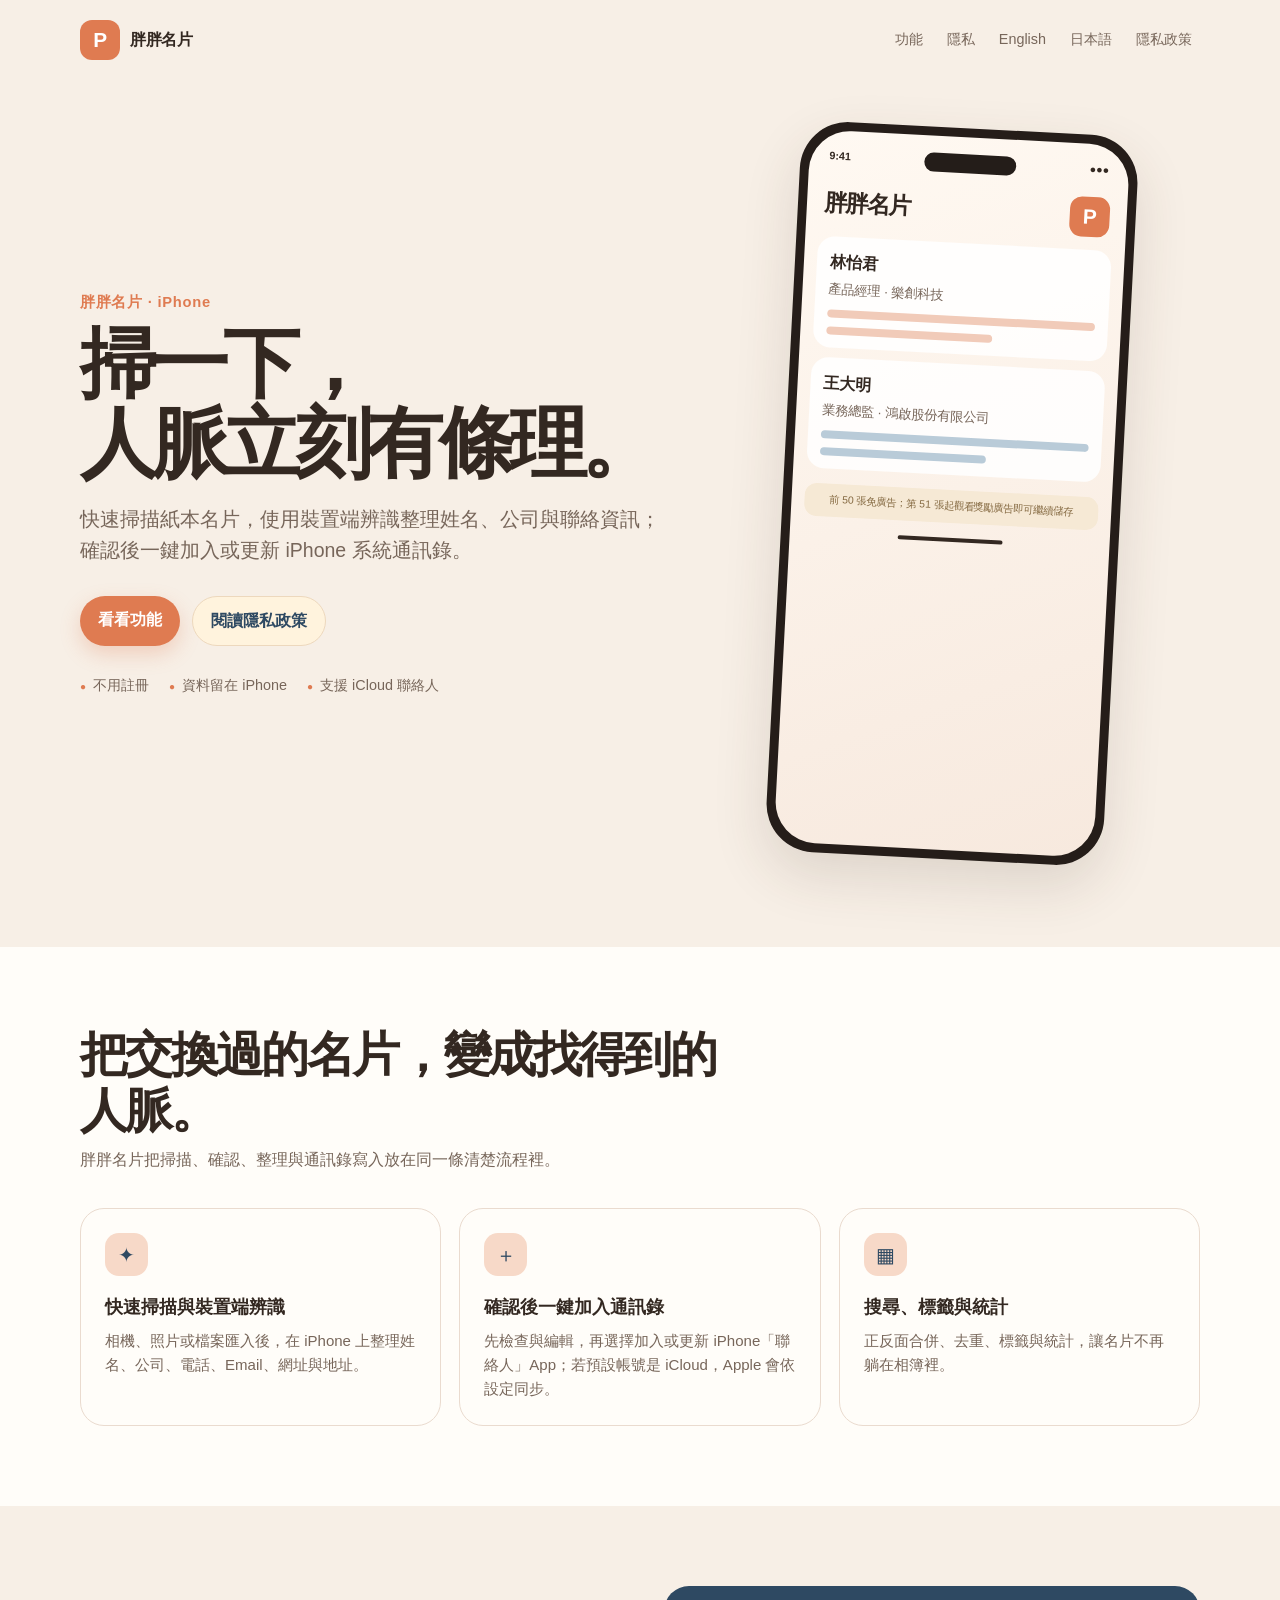
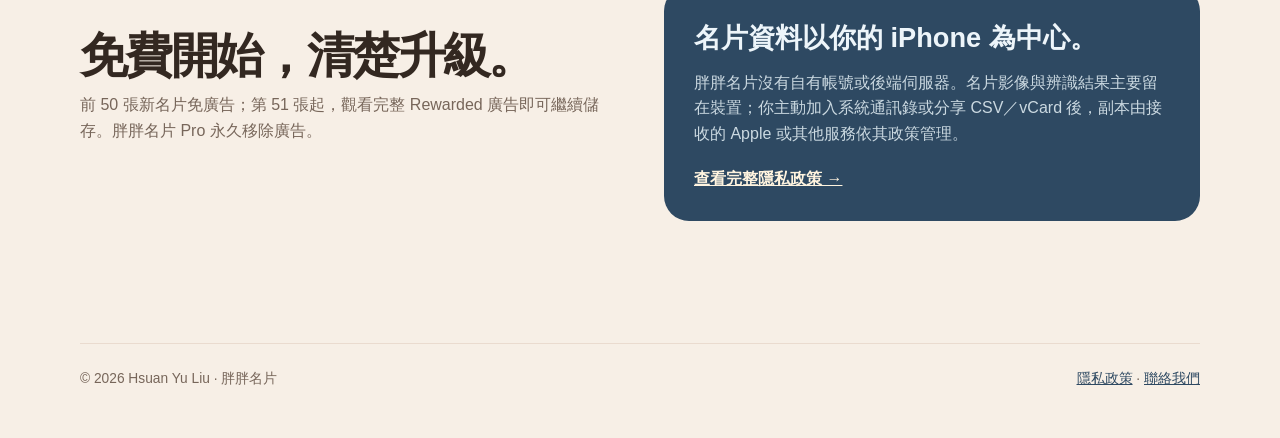
<file: marketing.html>
<!doctype html><html lang="zh-Hant"><head><meta charset="utf-8"><meta name="viewport" content="width=device-width, initial-scale=1"><meta name="description" content="胖胖名片：快速掃描名片、裝置端辨識，確認後一鍵加入 iPhone 系統通訊錄。"><title>胖胖名片｜快速整理重要人脈</title><link rel="canonical" href="https://lovesnoopyworld.github.io/MochiMochiCard_Privacy/marketing.html"><link rel="stylesheet" href="marketing.css"></head><body><header class="site-header wrap"><div class="topbar"><a class="brand" href="marketing.html"><span class="mark">P</span>胖胖名片</a><nav class="nav" aria-label="頁面導覽"><a href="#features">功能</a><a href="#privacy">隱私</a><a href="marketing_en.html">English</a><a href="marketing_jp.html">日本語</a><a href="index.html">隱私政策</a></nav></div></header><main><section class="hero"><div class="wrap hero-grid"><div class="hero-copy"><div class="eyebrow">胖胖名片 · iPhone</div><h1>掃一下，<br>人脈立刻有條理。</h1><p class="lead">快速掃描紙本名片，使用裝置端辨識整理姓名、公司與聯絡資訊；確認後一鍵加入或更新 iPhone 系統通訊錄。</p><div class="actions"><a class="button primary" href="#features">看看功能</a><a class="button secondary" href="index.html">閱讀隱私政策</a></div><div class="promise"><span>不用註冊</span><span>資料留在 iPhone</span><span>支援 iCloud 聯絡人</span></div></div><div class="phone" aria-label="胖胖名片名片列表示意"><div class="screen"><div class="status"><span>9:41</span><span class="island"></span><span>●●●</span></div><div class="phone-head"><strong>胖胖名片</strong><span class="mark">P</span></div><div class="phone-card"><b>林怡君</b><small>產品經理 · 樂創科技</small><div class="line"></div><div class="line short"></div></div><div class="phone-card"><b>王大明</b><small>業務總監 · 鴻啟股份有限公司</small><div class="line blue"></div><div class="line short blue"></div></div><div class="phone-note">前 50 張免廣告；第 51 張起觀看獎勵廣告即可繼續儲存</div><div class="home"></div></div></div></div></section><section id="features" class="band white"><div class="wrap"><div class="heading"><h2>把交換過的名片，變成找得到的人脈。</h2><p>胖胖名片把掃描、確認、整理與通訊錄寫入放在同一條清楚流程裡。</p></div><div class="grid"><article class="feature"><div class="icon">✦</div><h3>快速掃描與裝置端辨識</h3><p>相機、照片或檔案匯入後，在 iPhone 上整理姓名、公司、電話、Email、網址與地址。</p></article><article class="feature"><div class="icon">＋</div><h3>確認後一鍵加入通訊錄</h3><p>先檢查與編輯，再選擇加入或更新 iPhone「聯絡人」App；若預設帳號是 iCloud，Apple 會依設定同步。</p></article><article class="feature"><div class="icon">▦</div><h3>搜尋、標籤與統計</h3><p>正反面合併、去重、標籤與統計，讓名片不再躺在相簿裡。</p></article></div></div></section><section class="band"><div class="wrap detail"><div><div class="heading"><h2>免費開始，清楚升級。</h2><p>前 50 張新名片免廣告；第 51 張起，觀看完整 Rewarded 廣告即可繼續儲存。胖胖名片 Pro 永久移除廣告。</p></div></div><aside id="privacy" class="privacy"><h2>名片資料以你的 iPhone 為中心。</h2><p>胖胖名片沒有自有帳號或後端伺服器。名片影像與辨識結果主要留在裝置；你主動加入系統通訊錄或分享 CSV／vCard 後，副本由接收的 Apple 或其他服務依其政策管理。</p><a href="index.html">查看完整隱私政策 →</a></aside></div></section></main><footer class="wrap"><div class="footer-line"><span>© 2026 Hsuan Yu Liu · 胖胖名片</span><span><a href="index.html">隱私政策</a> · <a href="mailto:lovesnoopy.world@gmail.com">聯絡我們</a></span></div></footer></body></html>
</file>
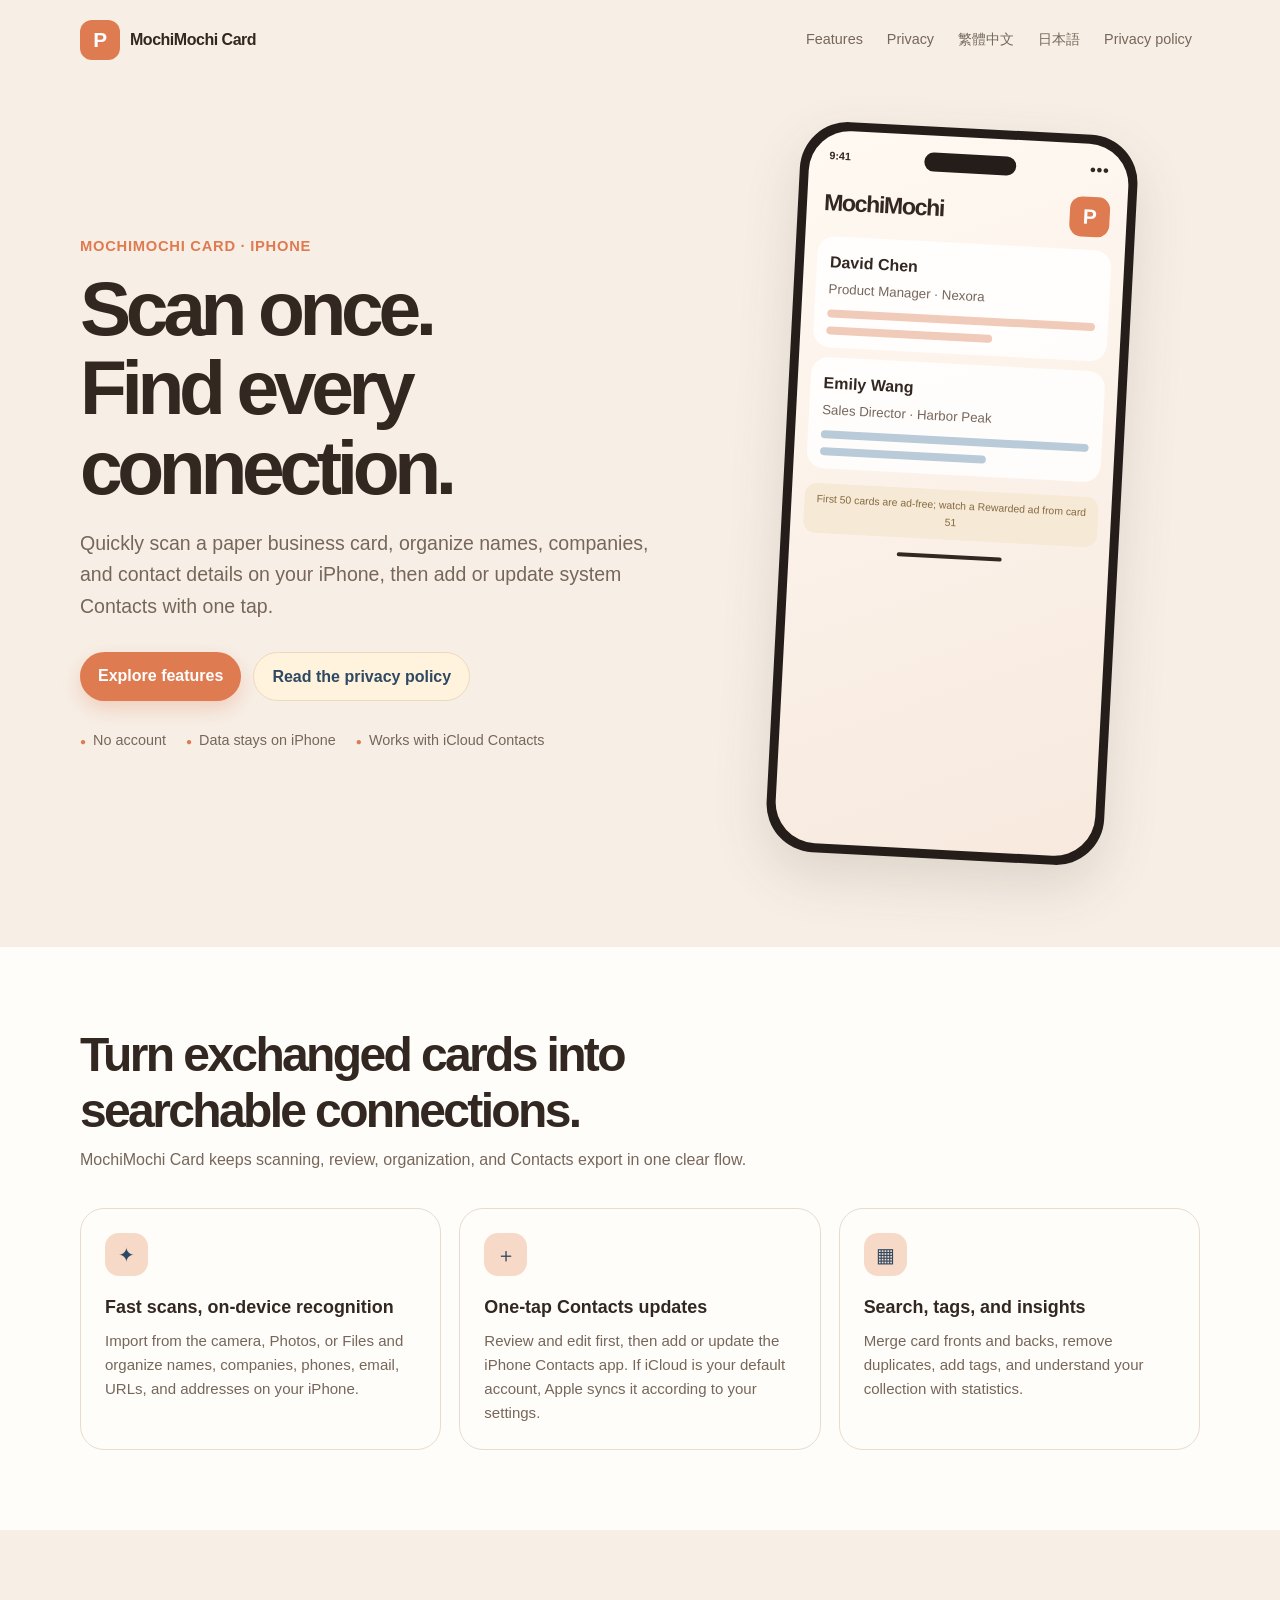
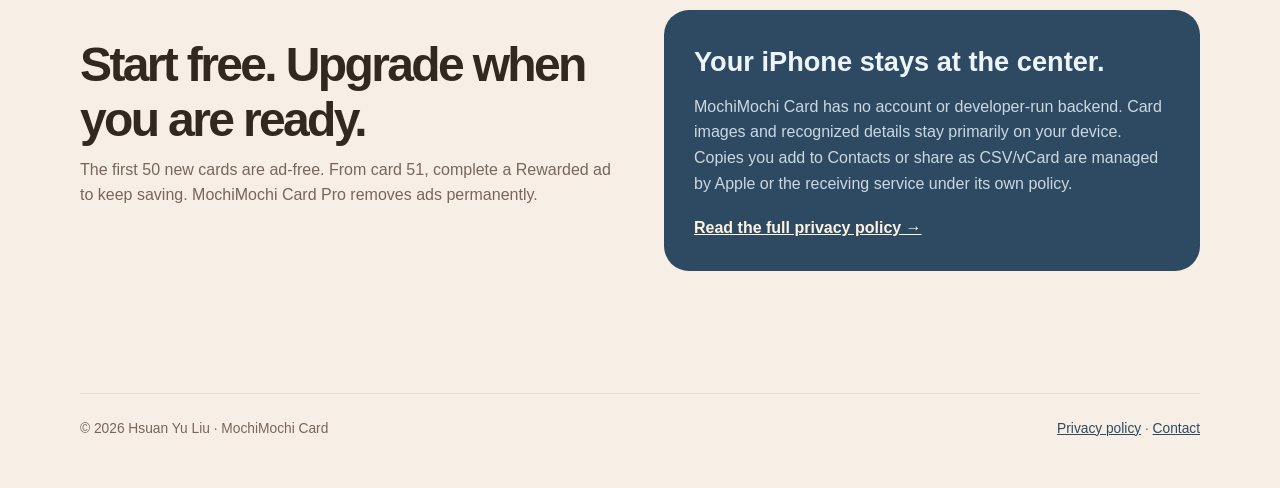
<file: marketing_en.html>
<!doctype html><html lang="en"><head><meta charset="utf-8"><meta name="viewport" content="width=device-width, initial-scale=1"><meta name="description" content="MochiMochi Card quickly scans business cards, recognizes details on your iPhone, and adds them to system Contacts."><title>MochiMochi Card | Put every connection in order</title><link rel="canonical" href="https://lovesnoopyworld.github.io/MochiMochiCard_Privacy/marketing_en.html"><link rel="stylesheet" href="marketing.css"></head><body><header class="site-header wrap"><div class="topbar"><a class="brand" href="marketing_en.html"><span class="mark">P</span>MochiMochi Card</a><nav class="nav" aria-label="Page navigation"><a href="#features">Features</a><a href="#privacy">Privacy</a><a href="marketing.html">繁體中文</a><a href="marketing_jp.html">日本語</a><a href="index_en.html">Privacy policy</a></nav></div></header><main><section class="hero"><div class="wrap hero-grid"><div class="hero-copy"><div class="eyebrow">MOCHIMOCHI CARD · IPHONE</div><h1>Scan once.<br>Find every connection.</h1><p class="lead">Quickly scan a paper business card, organize names, companies, and contact details on your iPhone, then add or update system Contacts with one tap.</p><div class="actions"><a class="button primary" href="#features">Explore features</a><a class="button secondary" href="index_en.html">Read the privacy policy</a></div><div class="promise"><span>No account</span><span>Data stays on iPhone</span><span>Works with iCloud Contacts</span></div></div><div class="phone" aria-label="MochiMochi Card contact list example"><div class="screen"><div class="status"><span>9:41</span><span class="island"></span><span>●●●</span></div><div class="phone-head"><strong>MochiMochi</strong><span class="mark">P</span></div><div class="phone-card"><b>David Chen</b><small>Product Manager · Nexora</small><div class="line"></div><div class="line short"></div></div><div class="phone-card"><b>Emily Wang</b><small>Sales Director · Harbor Peak</small><div class="line blue"></div><div class="line short blue"></div></div><div class="phone-note">First 50 cards are ad-free; watch a Rewarded ad from card 51</div><div class="home"></div></div></div></div></section><section id="features" class="band white"><div class="wrap"><div class="heading"><h2>Turn exchanged cards into searchable connections.</h2><p>MochiMochi Card keeps scanning, review, organization, and Contacts export in one clear flow.</p></div><div class="grid"><article class="feature"><div class="icon">✦</div><h3>Fast scans, on-device recognition</h3><p>Import from the camera, Photos, or Files and organize names, companies, phones, email, URLs, and addresses on your iPhone.</p></article><article class="feature"><div class="icon">＋</div><h3>One-tap Contacts updates</h3><p>Review and edit first, then add or update the iPhone Contacts app. If iCloud is your default account, Apple syncs it according to your settings.</p></article><article class="feature"><div class="icon">▦</div><h3>Search, tags, and insights</h3><p>Merge card fronts and backs, remove duplicates, add tags, and understand your collection with statistics.</p></article></div></div></section><section class="band"><div class="wrap detail"><div><div class="heading"><h2>Start free. Upgrade when you are ready.</h2><p>The first 50 new cards are ad-free. From card 51, complete a Rewarded ad to keep saving. MochiMochi Card Pro removes ads permanently.</p></div></div><aside id="privacy" class="privacy"><h2>Your iPhone stays at the center.</h2><p>MochiMochi Card has no account or developer-run backend. Card images and recognized details stay primarily on your device. Copies you add to Contacts or share as CSV/vCard are managed by Apple or the receiving service under its own policy.</p><a href="index_en.html">Read the full privacy policy →</a></aside></div></section></main><footer class="wrap"><div class="footer-line"><span>© 2026 Hsuan Yu Liu · MochiMochi Card</span><span><a href="index_en.html">Privacy policy</a> · <a href="mailto:lovesnoopy.world@gmail.com">Contact</a></span></div></footer></body></html>
</file>
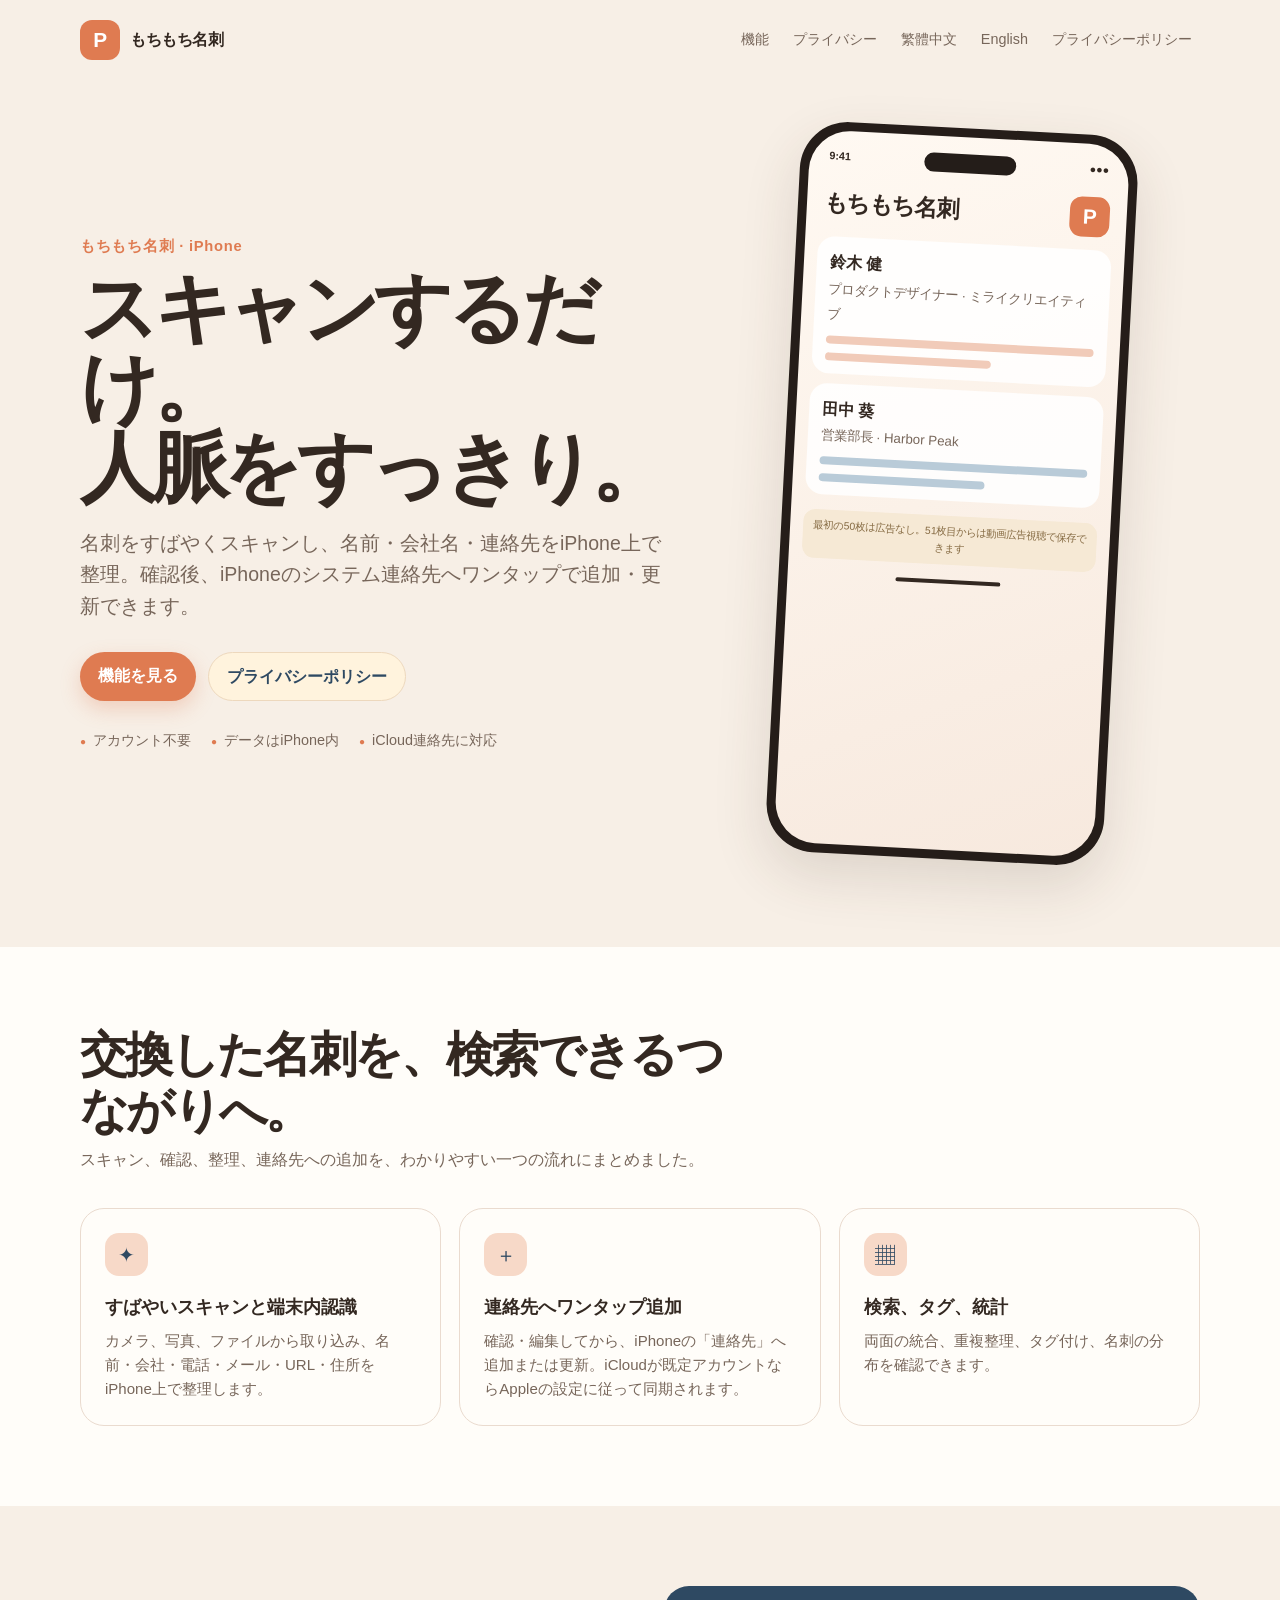
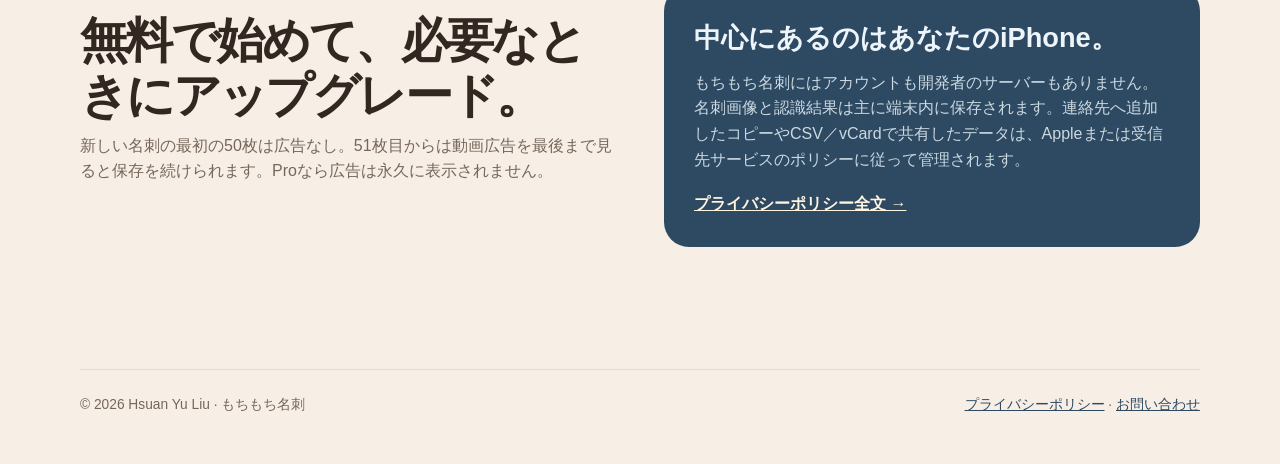
<file: marketing_jp.html>
<!doctype html><html lang="ja"><head><meta charset="utf-8"><meta name="viewport" content="width=device-width, initial-scale=1"><meta name="description" content="もちもち名刺は名刺をすばやくスキャンし、iPhone上で整理して連絡先に追加できます。"><title>もちもち名刺｜大切なつながりをすっきり整理</title><link rel="canonical" href="https://lovesnoopyworld.github.io/MochiMochiCard_Privacy/marketing_jp.html"><link rel="stylesheet" href="marketing.css"></head><body><header class="site-header wrap"><div class="topbar"><a class="brand" href="marketing_jp.html"><span class="mark">P</span>もちもち名刺</a><nav class="nav" aria-label="ページナビゲーション"><a href="#features">機能</a><a href="#privacy">プライバシー</a><a href="marketing.html">繁體中文</a><a href="marketing_en.html">English</a><a href="index_jp.html">プライバシーポリシー</a></nav></div></header><main><section class="hero"><div class="wrap hero-grid"><div class="hero-copy"><div class="eyebrow">もちもち名刺 · iPhone</div><h1>スキャンするだけ。<br>人脈をすっきり。</h1><p class="lead">名刺をすばやくスキャンし、名前・会社名・連絡先をiPhone上で整理。確認後、iPhoneのシステム連絡先へワンタップで追加・更新できます。</p><div class="actions"><a class="button primary" href="#features">機能を見る</a><a class="button secondary" href="index_jp.html">プライバシーポリシー</a></div><div class="promise"><span>アカウント不要</span><span>データはiPhone内</span><span>iCloud連絡先に対応</span></div></div><div class="phone" aria-label="もちもち名刺の連絡先リスト例"><div class="screen"><div class="status"><span>9:41</span><span class="island"></span><span>●●●</span></div><div class="phone-head"><strong>もちもち名刺</strong><span class="mark">P</span></div><div class="phone-card"><b>鈴木 健</b><small>プロダクトデザイナー · ミライクリエイティブ</small><div class="line"></div><div class="line short"></div></div><div class="phone-card"><b>田中 葵</b><small>営業部長 · Harbor Peak</small><div class="line blue"></div><div class="line short blue"></div></div><div class="phone-note">最初の50枚は広告なし。51枚目からは動画広告視聴で保存できます</div><div class="home"></div></div></div></div></section><section id="features" class="band white"><div class="wrap"><div class="heading"><h2>交換した名刺を、検索できるつながりへ。</h2><p>スキャン、確認、整理、連絡先への追加を、わかりやすい一つの流れにまとめました。</p></div><div class="grid"><article class="feature"><div class="icon">✦</div><h3>すばやいスキャンと端末内認識</h3><p>カメラ、写真、ファイルから取り込み、名前・会社・電話・メール・URL・住所をiPhone上で整理します。</p></article><article class="feature"><div class="icon">＋</div><h3>連絡先へワンタップ追加</h3><p>確認・編集してから、iPhoneの「連絡先」へ追加または更新。iCloudが既定アカウントならAppleの設定に従って同期されます。</p></article><article class="feature"><div class="icon">▦</div><h3>検索、タグ、統計</h3><p>両面の統合、重複整理、タグ付け、名刺の分布を確認できます。</p></article></div></div></section><section class="band"><div class="wrap detail"><div><div class="heading"><h2>無料で始めて、必要なときにアップグレード。</h2><p>新しい名刺の最初の50枚は広告なし。51枚目からは動画広告を最後まで見ると保存を続けられます。Proなら広告は永久に表示されません。</p></div></div><aside id="privacy" class="privacy"><h2>中心にあるのはあなたのiPhone。</h2><p>もちもち名刺にはアカウントも開発者のサーバーもありません。名刺画像と認識結果は主に端末内に保存されます。連絡先へ追加したコピーやCSV／vCardで共有したデータは、Appleまたは受信先サービスのポリシーに従って管理されます。</p><a href="index_jp.html">プライバシーポリシー全文 →</a></aside></div></section></main><footer class="wrap"><div class="footer-line"><span>© 2026 Hsuan Yu Liu · もちもち名刺</span><span><a href="index_jp.html">プライバシーポリシー</a> · <a href="mailto:lovesnoopy.world@gmail.com">お問い合わせ</a></span></div></footer></body></html>
</file>
<file: marketing.css>
:root{color-scheme:light;--paper:#f7efe6;--card:#fffdf9;--ink:#332821;--muted:#77665a;--line:#eadbcf;--coral:#df7b51;--pale:#f7d9c8;--cream:#fff3dd;--navy:#2e4962;--shadow:0 22px 55px rgb(73 48 34 / 14%)}
*{box-sizing:border-box}html{scroll-behavior:smooth}body{margin:0;background:var(--paper);color:var(--ink);font-family:-apple-system,BlinkMacSystemFont,"PingFang TC","Hiragino Sans","Segoe UI",sans-serif;line-height:1.6}a{color:inherit}.wrap{width:min(1120px,calc(100% - 40px));margin:auto}.site-header{padding:20px 0 0}.topbar{display:flex;justify-content:space-between;align-items:center;gap:20px}.brand{display:inline-flex;align-items:center;gap:10px;font-weight:750;text-decoration:none;letter-spacing:-.03em}.mark{width:40px;height:40px;display:grid;place-items:center;border-radius:12px;background:var(--coral);color:#fff;font-weight:800;font-size:1.3rem}.nav{display:flex;flex-wrap:wrap;justify-content:flex-end;gap:8px}.nav a{color:var(--muted);font-size:.9rem;text-decoration:none;padding:5px 8px}.hero{padding:68px 0 88px}.hero-grid{display:grid;grid-template-columns:1.08fr .92fr;gap:40px;align-items:center}.eyebrow{color:var(--coral);font-size:.92rem;font-weight:720;letter-spacing:.05em}.hero h1{margin:10px 0 20px;font-size:clamp(2.55rem,6vw,5.2rem);line-height:1.04;letter-spacing:-.07em}.lead{max-width:39rem;margin:0;color:var(--muted);font-size:clamp(1.05rem,2vw,1.22rem)}.actions{display:flex;flex-wrap:wrap;gap:12px;margin-top:30px}.button{display:inline-block;padding:11px 18px;border-radius:999px;text-decoration:none;font-weight:680}.primary{color:#fff;background:var(--coral);box-shadow:0 8px 20px rgb(223 123 81 / 28%)}.secondary{color:var(--navy);background:var(--cream);border:1px solid #edd8bd}.promise{display:flex;flex-wrap:wrap;gap:9px 20px;margin-top:28px;color:var(--muted);font-size:.9rem}.promise span:before{content:"●";color:var(--coral);margin-right:7px;font-size:.7em}.phone{width:min(100%,338px);aspect-ratio:390/844;margin:auto;padding:9px;border-radius:48px;background:#251d19;box-shadow:var(--shadow);transform:rotate(3deg)}.screen{height:100%;overflow:hidden;border-radius:41px;background:linear-gradient(158deg,#fff9f2,#f7e9de)}.status{display:flex;justify-content:space-between;padding:17px 20px 9px;font-size:.67rem;font-weight:720}.island{width:92px;height:19px;border-radius:999px;background:#241d19}.phone-head{display:flex;align-items:center;justify-content:space-between;padding:8px 17px 13px}.phone-head strong{font-size:1.45rem;letter-spacing:-.06em}.phone-card{margin:0 13px 10px;padding:13px;border-radius:17px;background:rgb(255 255 255 / 88%)}.phone-card b{display:block;font-size:1rem}.phone-card small{color:var(--muted)}.phone-card .line{height:8px;margin-top:9px;border-radius:6px;background:#f1cbb9}.phone-card .line.short{width:62%}.phone-card .line.blue{background:#b9cbd8}.phone-note{margin:15px 13px;padding:8px;border-radius:12px;background:#f6e9d5;color:#856a42;font-size:.65rem;text-align:center}.home{width:105px;height:4px;margin:14px auto;border-radius:99px;background:#332821}.band{padding:80px 0}.white{background:var(--card)}.heading{max-width:42rem;margin-bottom:36px}.heading h2{margin:0 0 9px;font-size:clamp(2rem,4vw,3rem);line-height:1.15;letter-spacing:-.055em}.heading p{margin:0;color:var(--muted)}.grid{display:grid;grid-template-columns:repeat(3,1fr);gap:18px}.feature{min-height:215px;padding:24px;border:1px solid var(--line);border-radius:24px;background:var(--card)}.icon{width:43px;height:43px;display:grid;place-items:center;margin-bottom:17px;border-radius:14px;background:var(--pale);color:var(--navy);font-size:1.25rem}.feature h3{margin:0 0 7px;font-size:1.12rem}.feature p{margin:0;color:var(--muted);font-size:.94rem}.detail{display:grid;grid-template-columns:1fr 1fr;gap:48px;align-items:center}.privacy{padding:30px;border-radius:25px;background:var(--navy);color:#edf5fa}.privacy h2{margin:0 0 10px;font-size:1.7rem}.privacy p{margin:0;color:#cbd9e1}.privacy a{display:inline-block;margin-top:19px;color:#fff4df;font-weight:700}footer{padding:42px 0 48px;color:var(--muted);font-size:.86rem}.footer-line{display:flex;align-items:center;justify-content:space-between;gap:16px;border-top:1px solid var(--line);padding-top:24px}.footer-line a{color:var(--navy)}
@media(max-width:820px){.hero{padding-top:45px}.hero-grid,.detail{grid-template-columns:1fr}.hero-copy{text-align:center}.lead{margin-inline:auto}.actions,.promise{justify-content:center}.phone{transform:none}.grid{grid-template-columns:1fr}}@media(max-width:520px){.wrap{width:min(100% - 28px,1120px)}.topbar{align-items:flex-start}.nav{justify-content:flex-start}.nav a{padding-left:0}.band{padding:57px 0}.footer-line{align-items:flex-start;flex-direction:column}}
</file>
